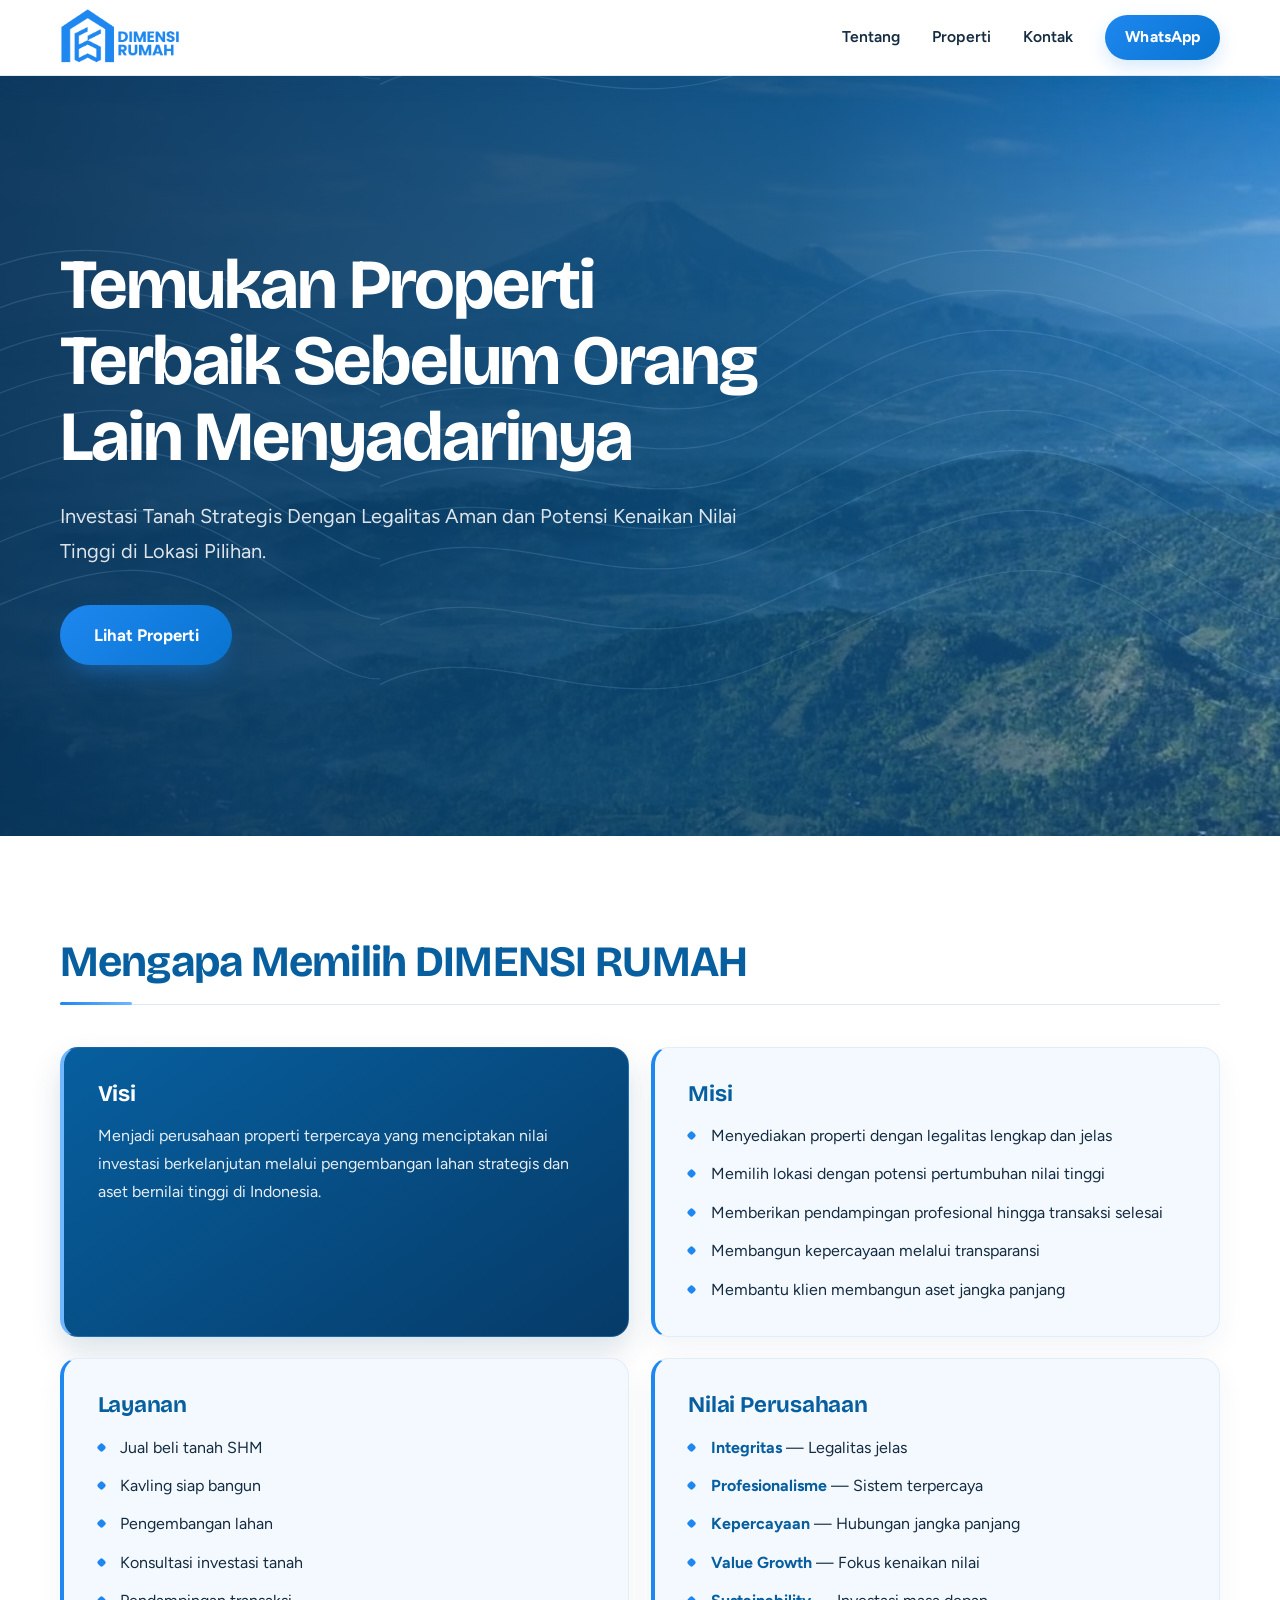
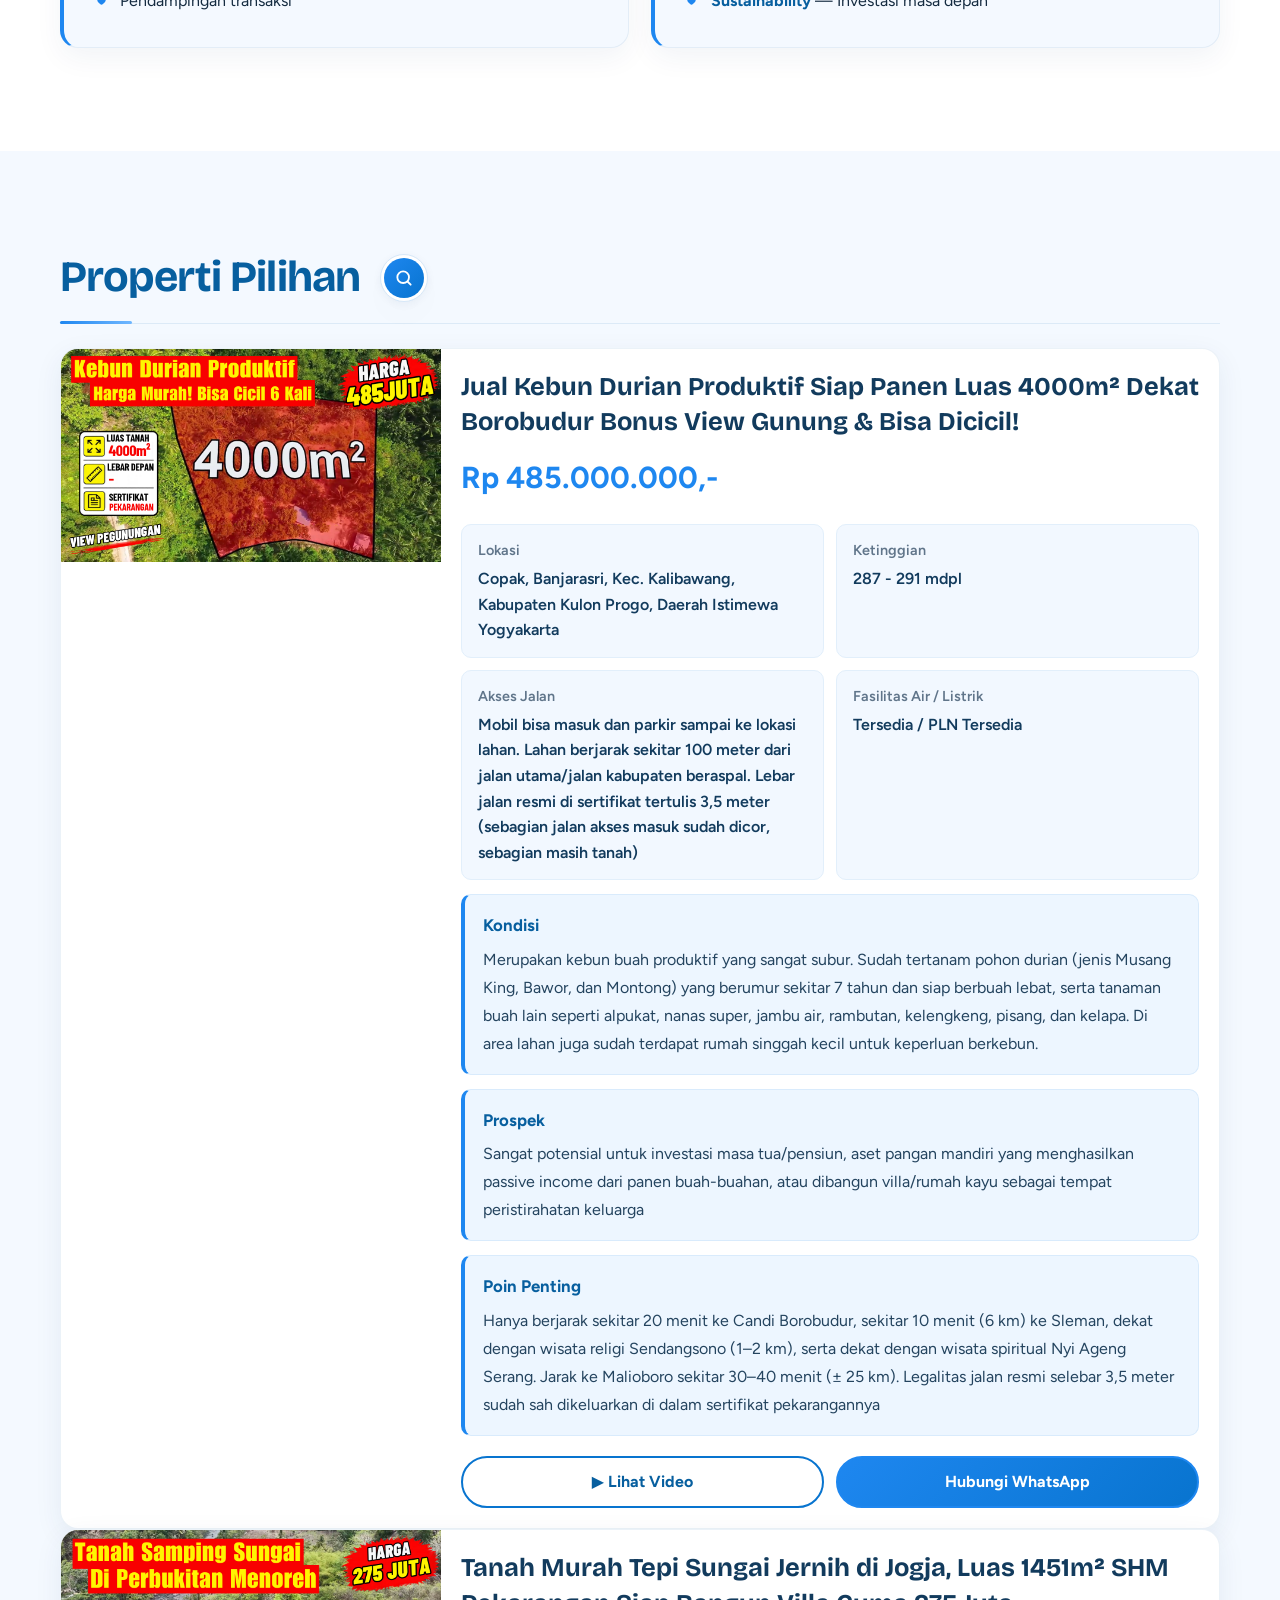
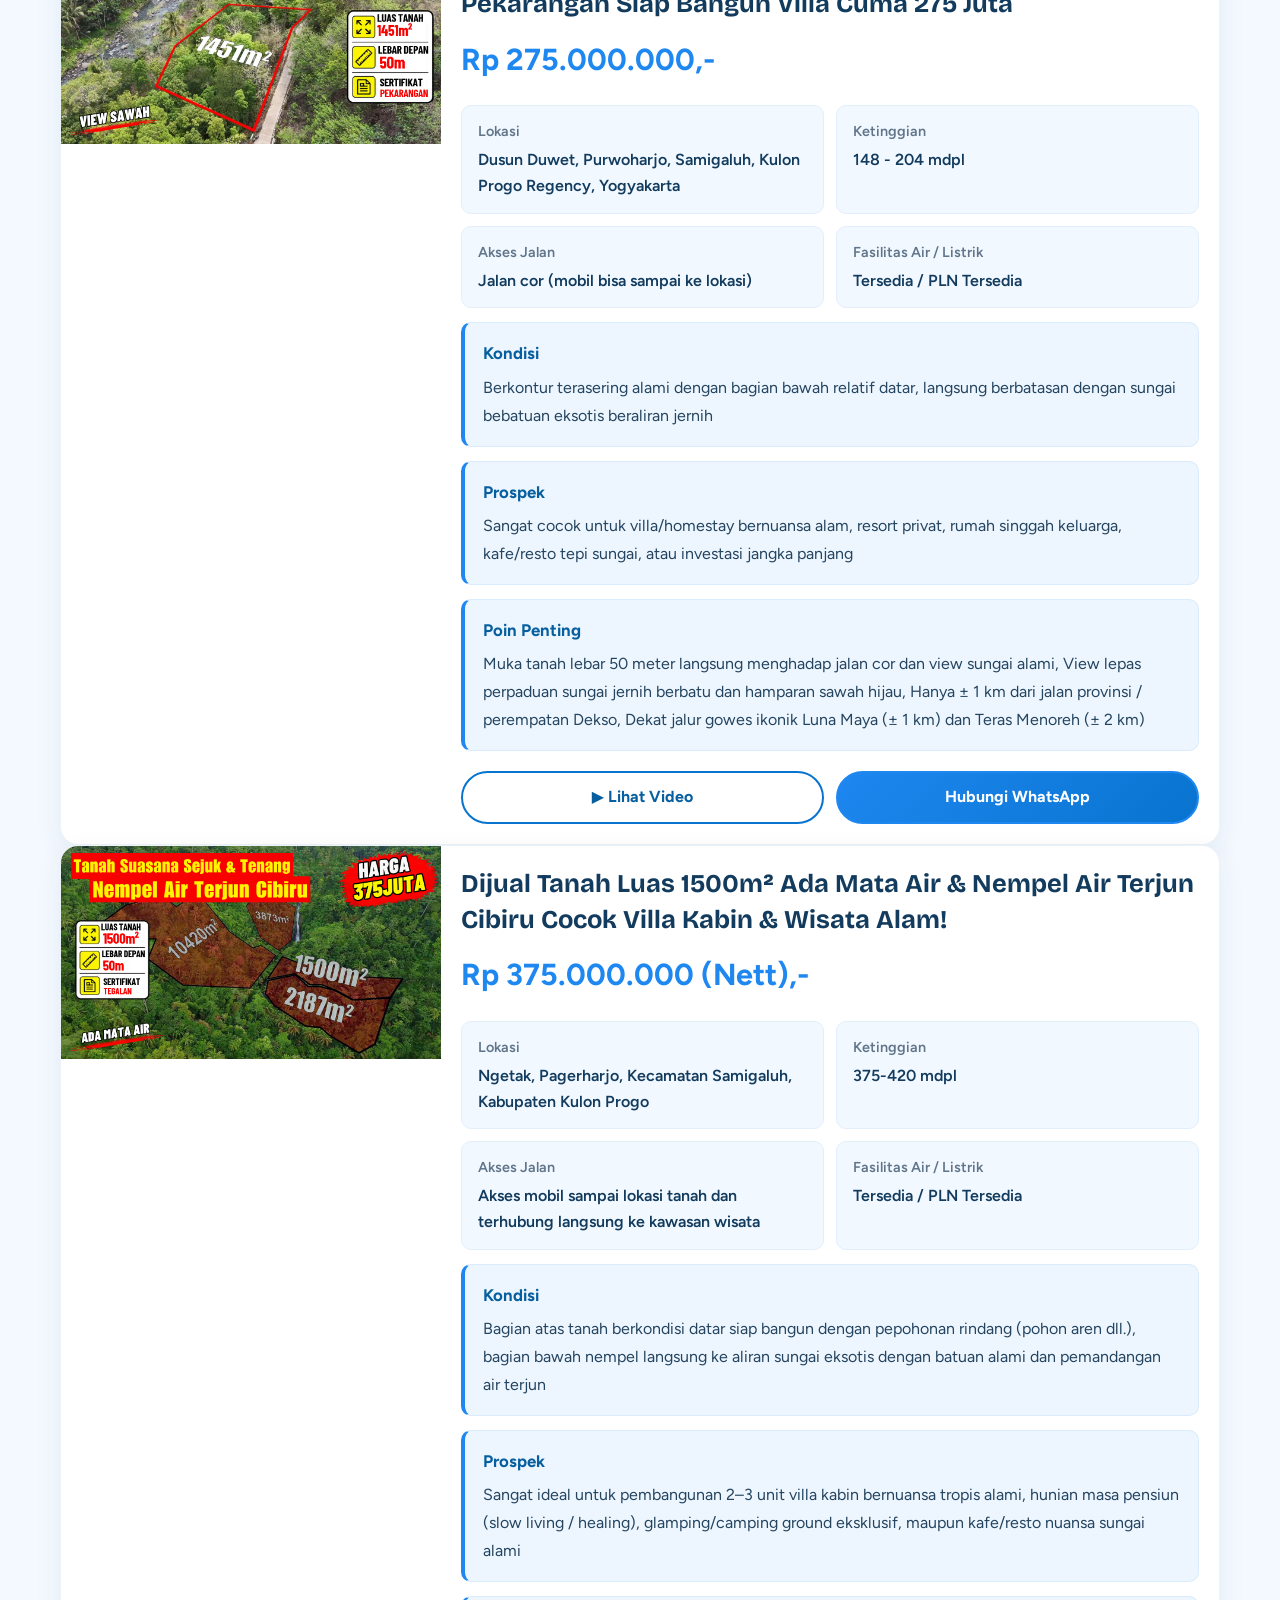
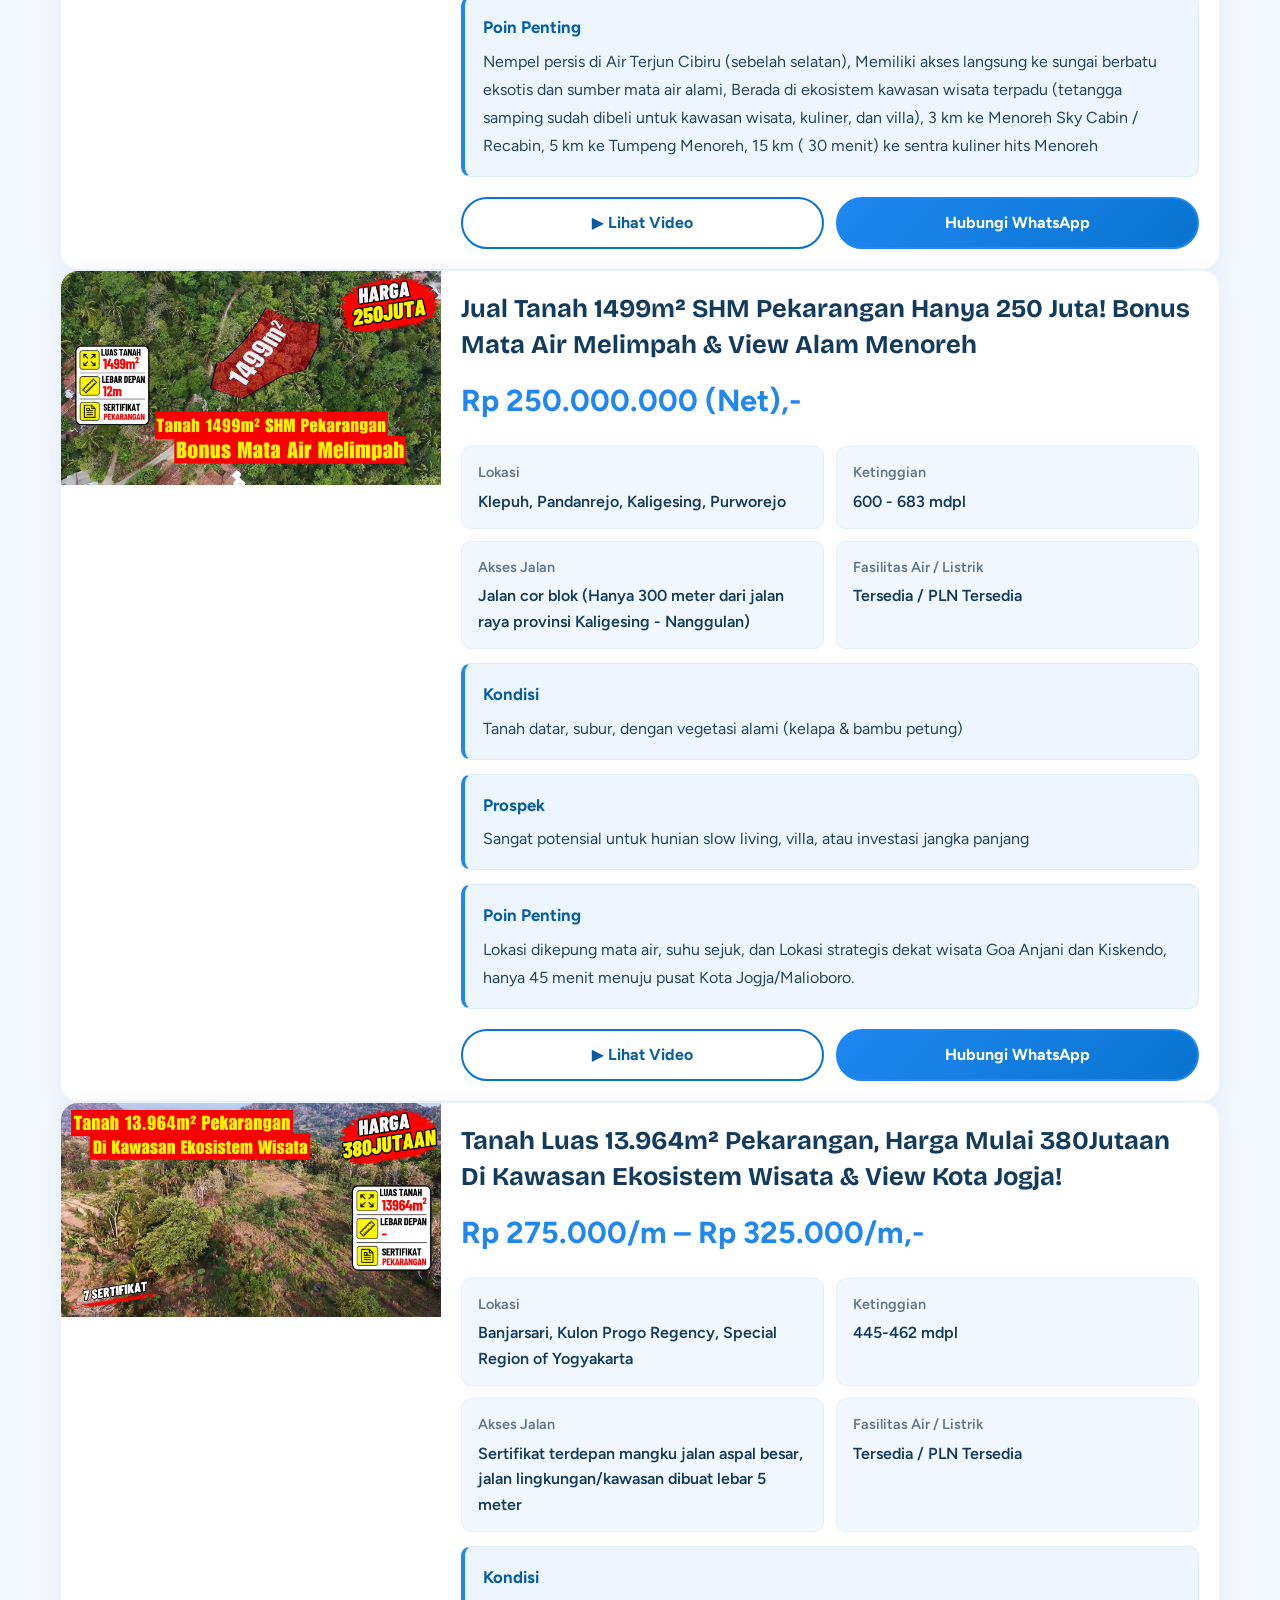
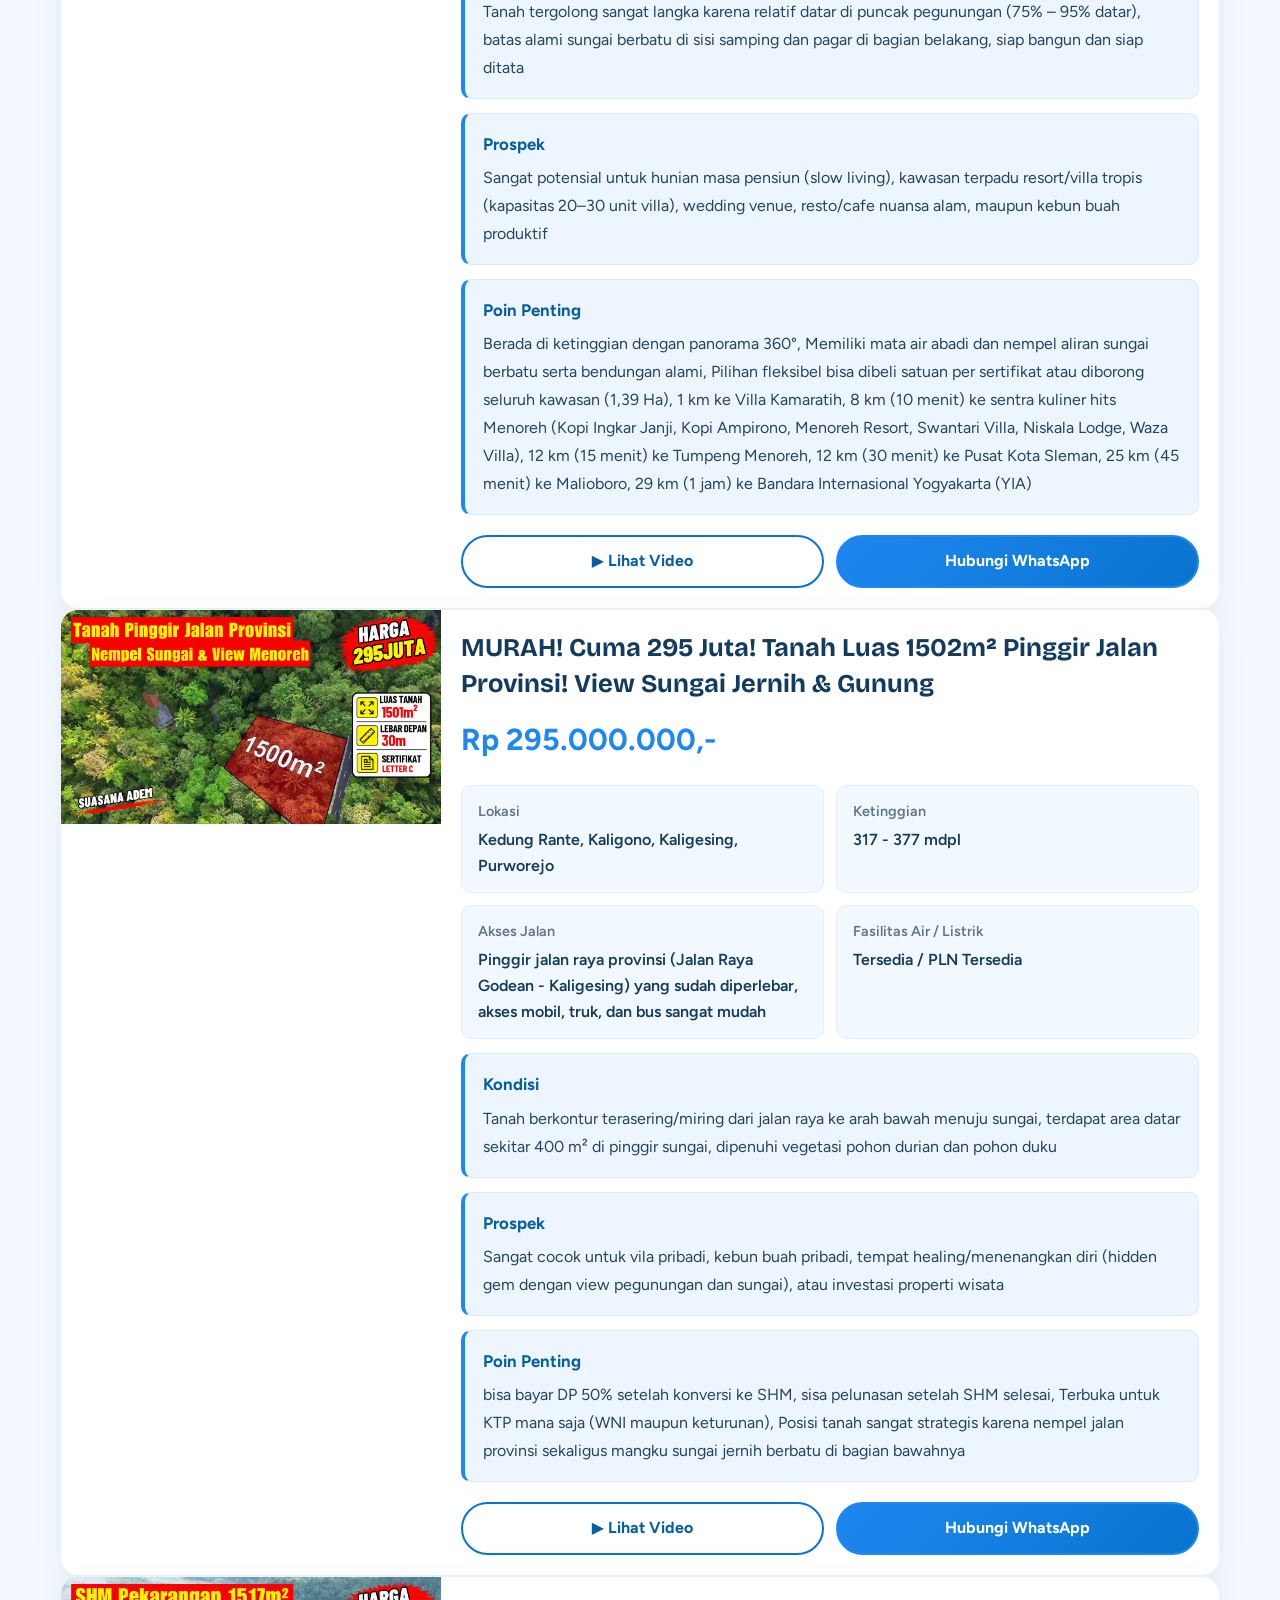
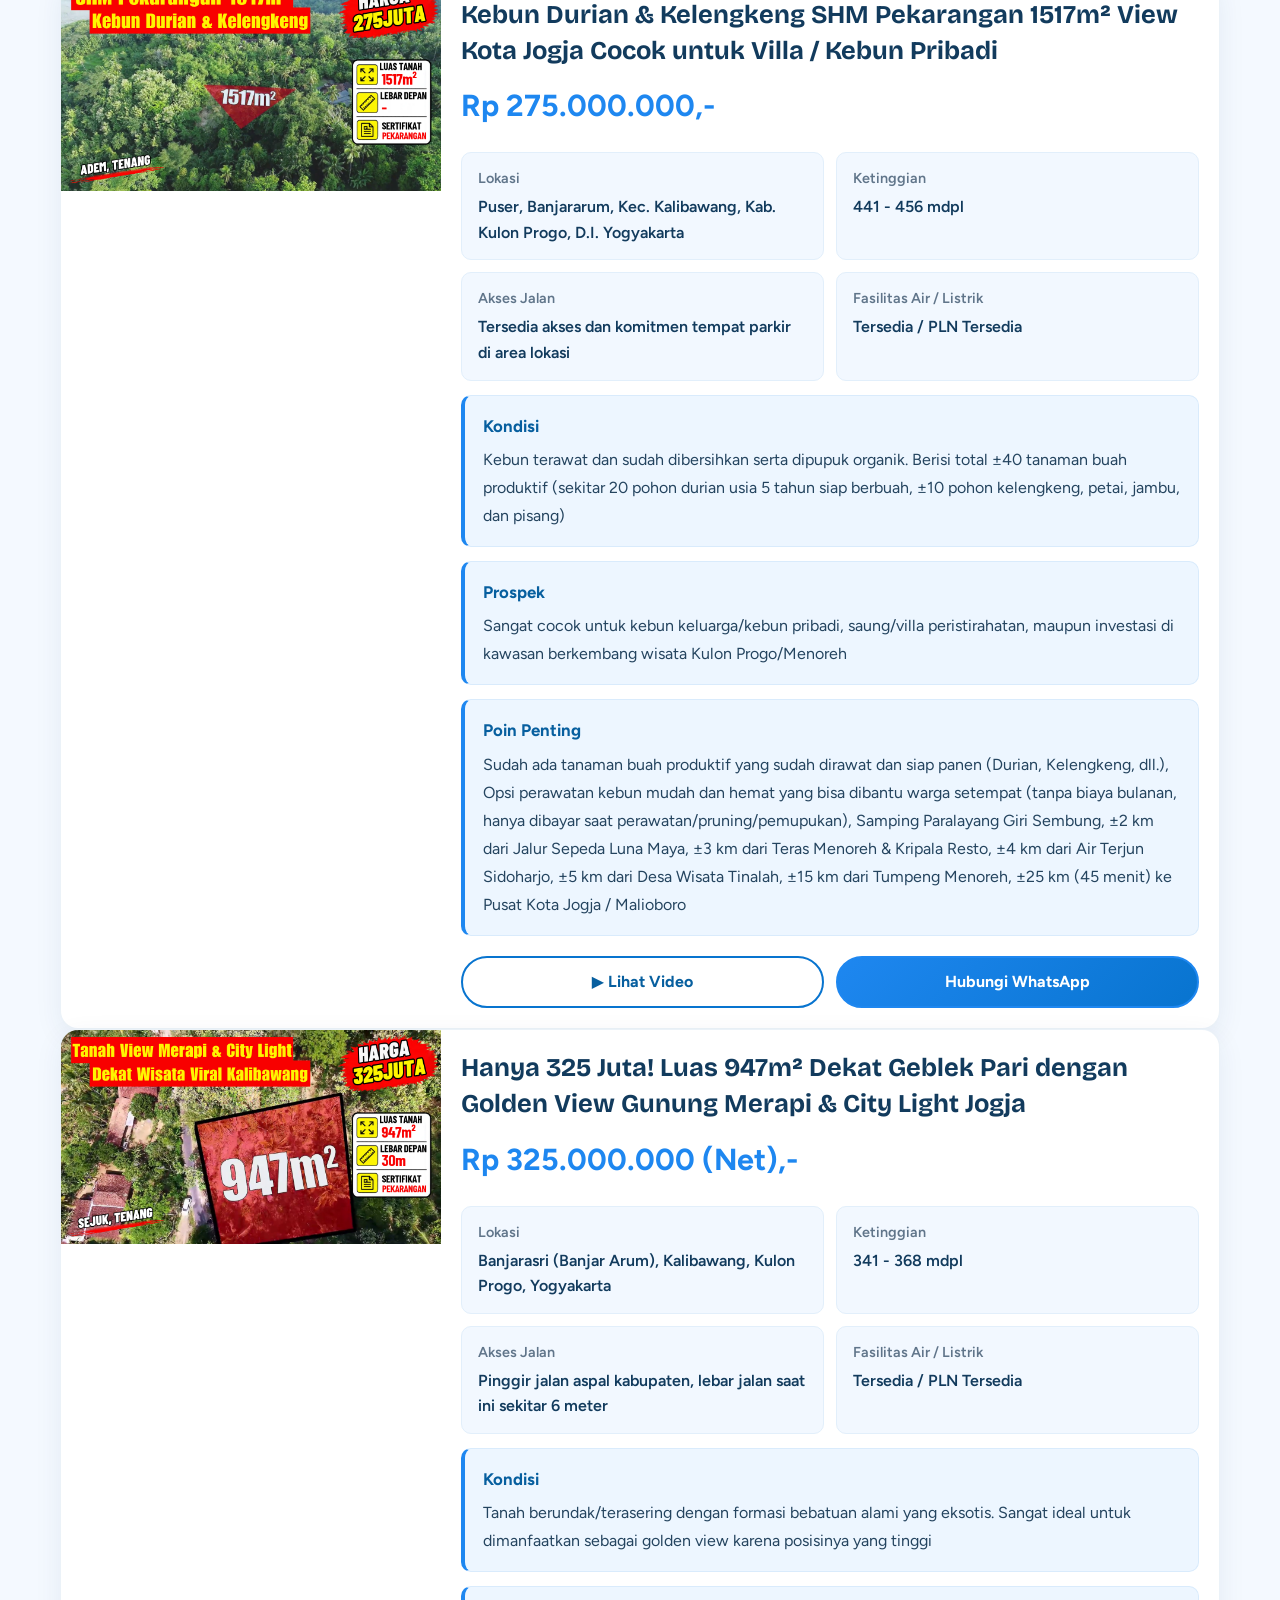
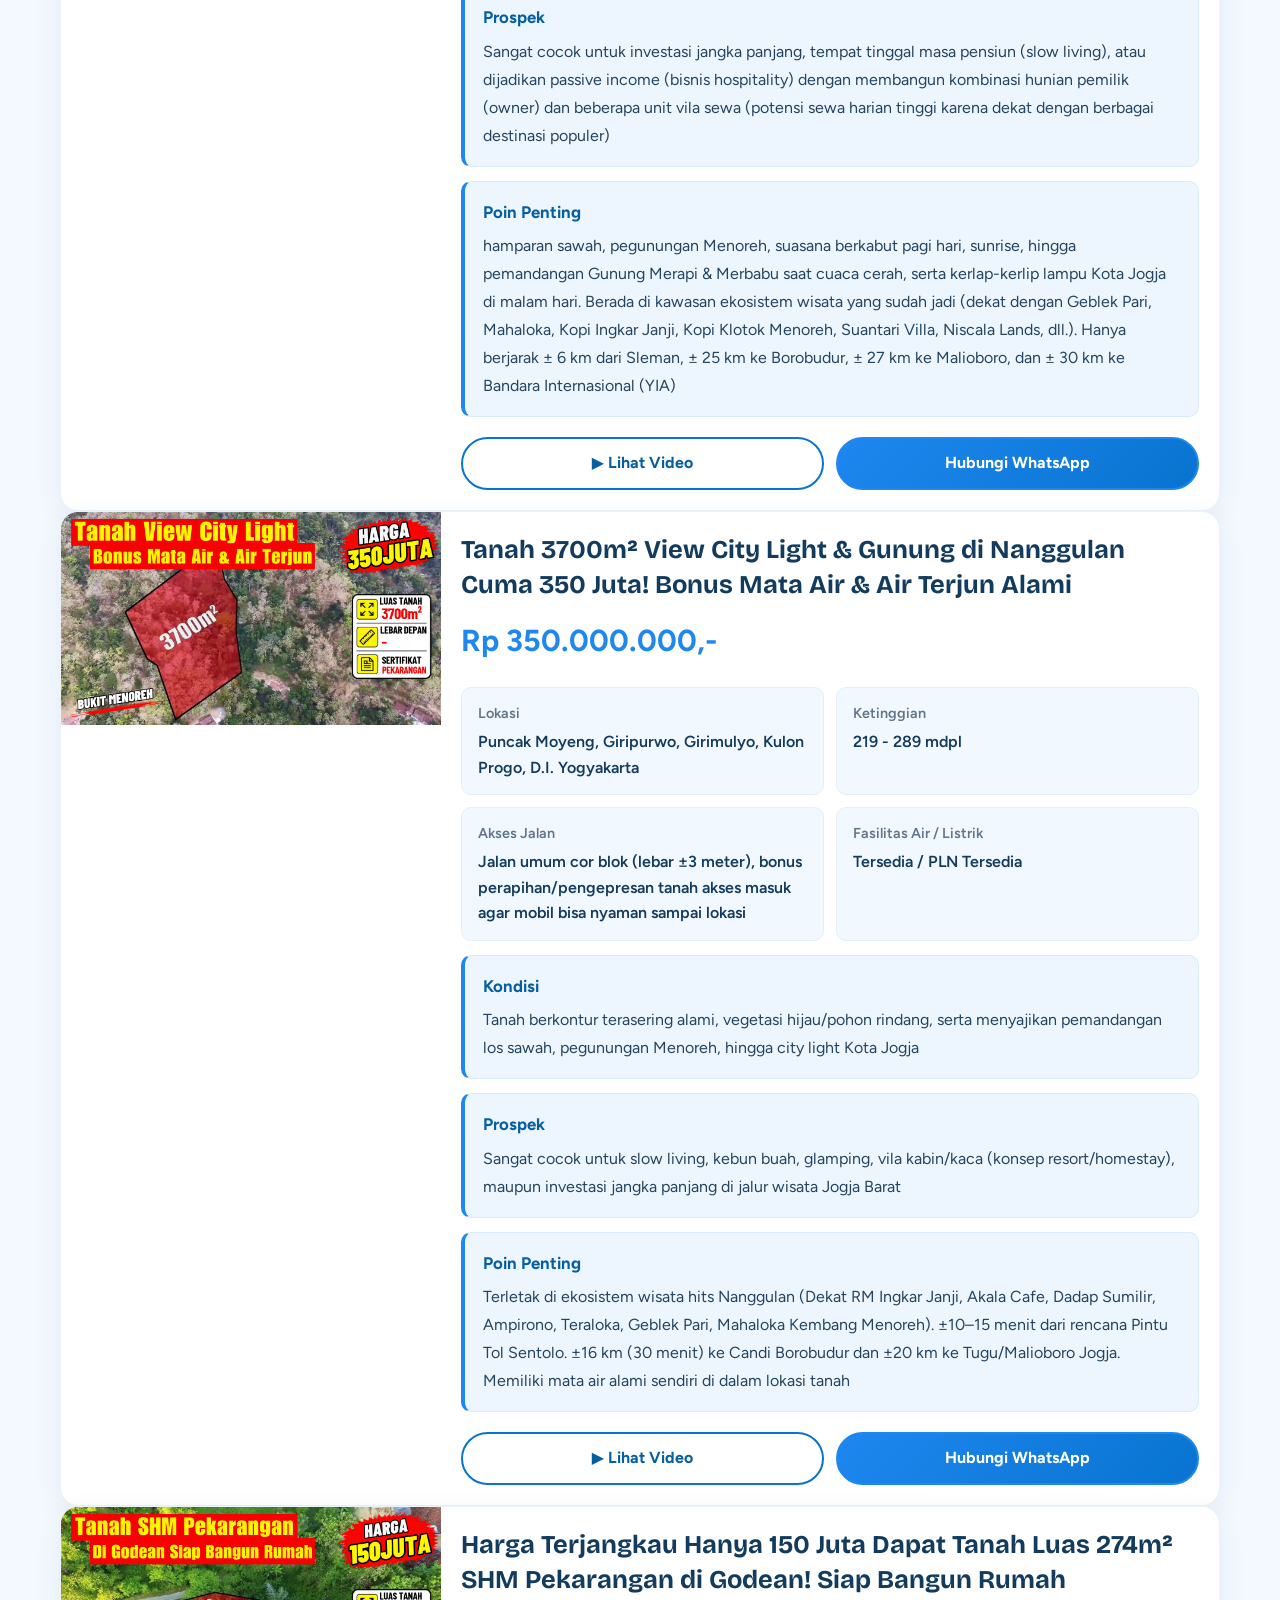
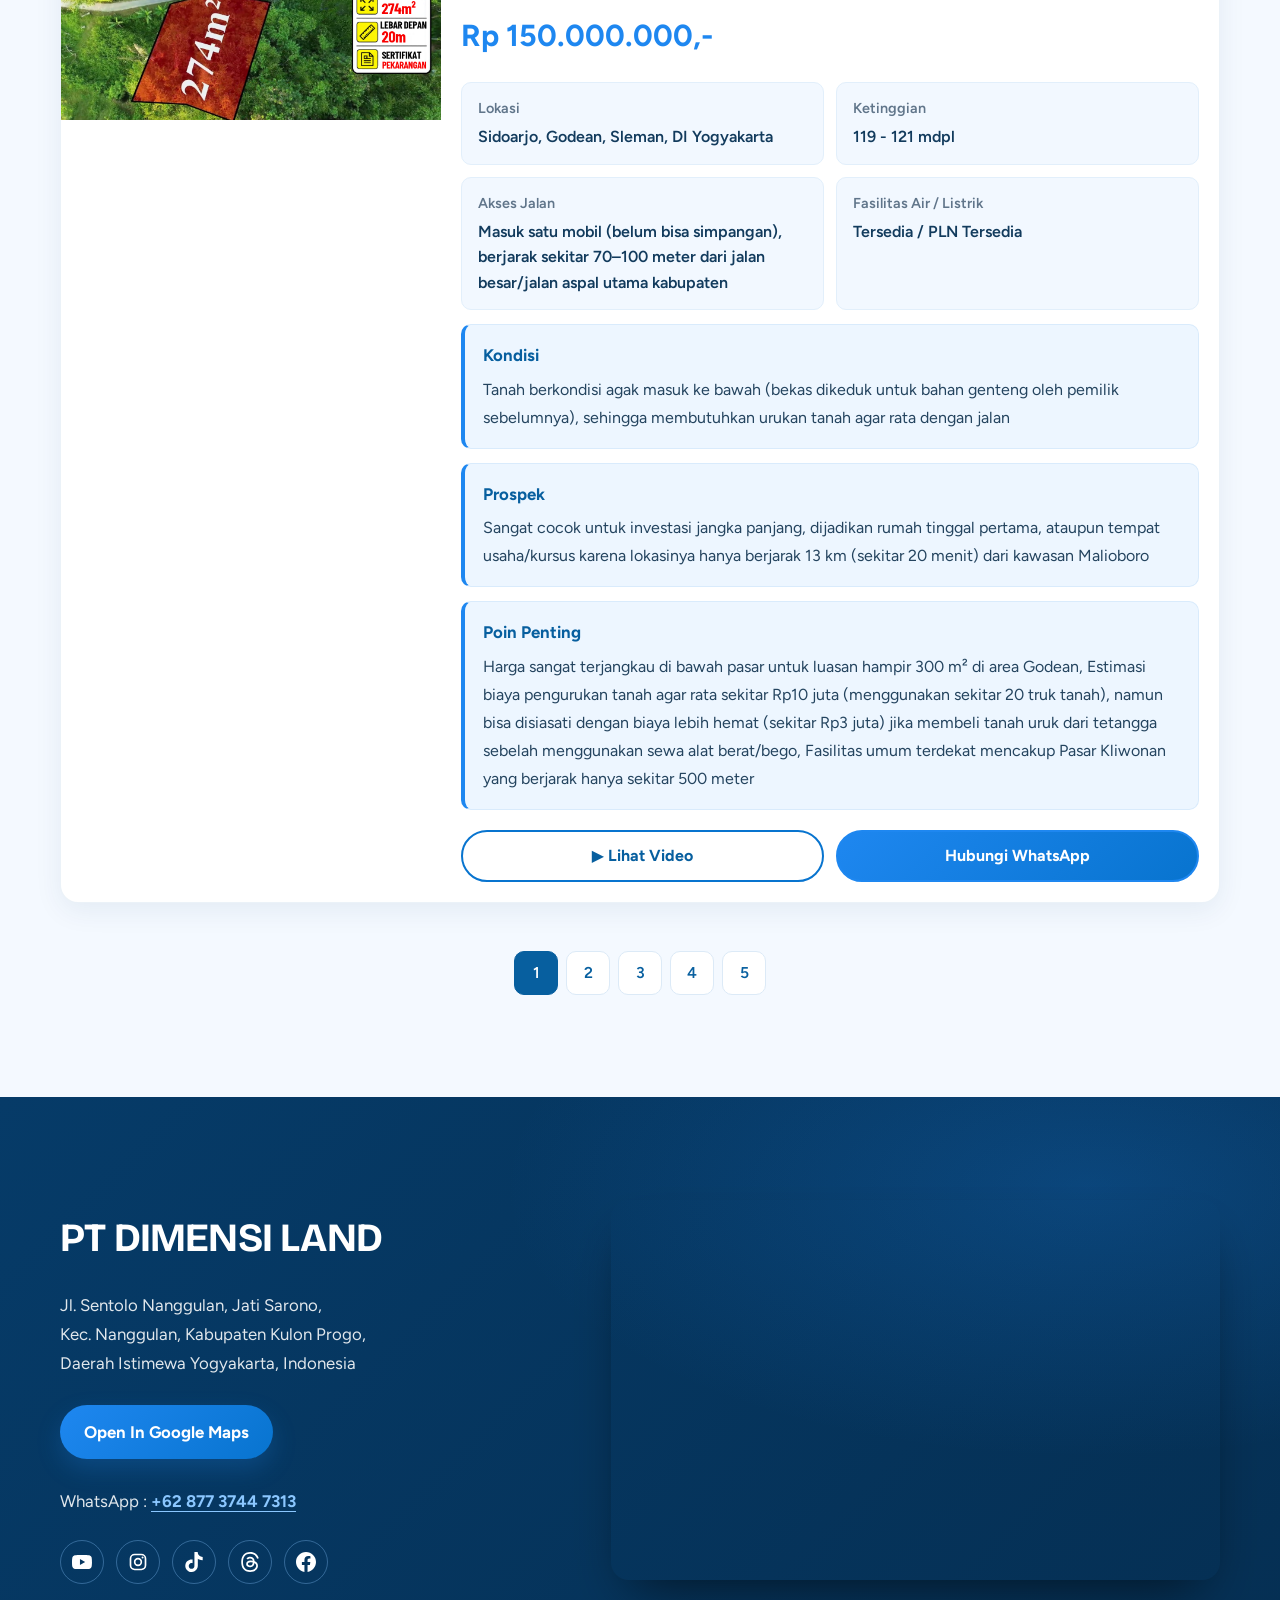
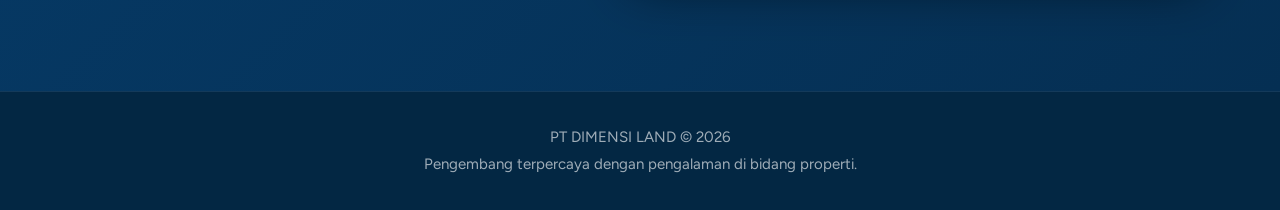
<file: index.html>
<!DOCTYPE html>
<html lang="id">
<head>
    
<meta charset="UTF-8">
<meta name="viewport" content="width=device-width, initial-scale=1.0">

<title>PT DIMENSI LAND | Investasi Tanah Terpercaya</title>

<meta name="description" content="Investasi tanah strategis dengan legalitas aman dan potensi keuntungan tinggi.">
<meta name="theme-color" content="#ffffff">

<link rel="icon" href=" ">

<link rel="preconnect" href="https://fonts.googleapis.com">
<link rel="preconnect" href="https://fonts.gstatic.com" crossorigin>
<link href="https://fonts.googleapis.com/css2?family=Bricolage+Grotesque:opsz,wght@12..96,500;12..96,700&family=Figtree:wght@400;500;600;700&display=swap" rel="stylesheet">

<link rel="stylesheet" href="style.css">

</head>
<body>


<!-- NAVBAR -->
<nav class="navbar">

<div class="container nav-container">

<div class="nav-left">
<img src="LogoDimensiRumah.jpg" class="nav-logo" alt="Logo PT Dimensi Land">
</div>

<div class="nav-menu">
<a href="#about">Tentang</a>
<a href="#property">Properti</a>
<a href="#contact">Kontak</a>

<a href="https://wa.me/6287737447313" class="nav-button">
WhatsApp
</a>

</div>

</div>

</nav>



<!-- HERO -->
<section class="hero">

<div class="container">

<h1>Temukan Properti Terbaik Sebelum Orang Lain Menyadarinya</h1>

<p>
Investasi Tanah Strategis Dengan Legalitas Aman dan Potensi Kenaikan Nilai Tinggi di Lokasi Pilihan.
</p>

<a href="#property" class="hero-button">
Lihat Properti
</a>

</div>

</section>



<!-- ABOUT (SAMA PERSIS) -->
<section id="about">

<div class="container">

<h2 class="section-title">Mengapa Memilih DIMENSI RUMAH</h2>

<div class="about-grid">

<div class="about-box">
<h3>Visi</h3>
<p>
Menjadi perusahaan properti terpercaya yang menciptakan nilai investasi berkelanjutan melalui pengembangan lahan strategis dan aset bernilai tinggi di Indonesia.
</p>
</div>

<div class="about-box">
<h3>Misi</h3>
<ul>
<li>Menyediakan properti dengan legalitas lengkap dan jelas</li>
<li>Memilih lokasi dengan potensi pertumbuhan nilai tinggi</li>
<li>Memberikan pendampingan profesional hingga transaksi selesai</li>
<li>Membangun kepercayaan melalui transparansi</li>
<li>Membantu klien membangun aset jangka panjang</li>
</ul>
</div>

<div class="about-box">
<h3>Layanan</h3>
<ul>
<li>Jual beli tanah SHM</li>
<li>Kavling siap bangun</li>
<li>Pengembangan lahan</li>
<li>Konsultasi investasi tanah</li>
<li>Pendampingan transaksi</li>
</ul>
</div>

<div class="about-box">
<h3>Nilai Perusahaan</h3>
<ul>
<li><strong>Integritas</strong> — Legalitas jelas</li>
<li><strong>Profesionalisme</strong> — Sistem terpercaya</li>
<li><strong>Kepercayaan</strong> — Hubungan jangka panjang</li>
<li><strong>Value Growth</strong> — Fokus kenaikan nilai</li>
<li><strong>Sustainability</strong> — Investasi masa depan</li>
</ul>
</div>

</div>

</div>

</section>

<!-- PROPERTY -->
<section id="property">

<div class="container">

<div class="property-head">

<h2 class="section-title">
Properti Pilihan
</h2>

<div class="property-search">

<label for="property-search" class="search-toggle" aria-hidden="true">
<svg width="20" height="20" viewBox="0 0 24 24" fill="none" stroke="currentColor" stroke-width="2.2" stroke-linecap="round"><circle cx="11" cy="11" r="7"/><path d="M20 20l-3.5-3.5"/></svg>
</label>

<input type="text" id="property-search" placeholder="Cari judul, lokasi, luas, sertifikat..." aria-label="Cari properti" autocomplete="off" inputmode="search">

<button type="button" id="search-clear" aria-label="Hapus pencarian" hidden>✕</button>

</div>

</div>

<p id="search-info" class="search-info" aria-live="polite"></p>

<div id="property-list"></div>

<div id="pagination"></div>

</div>

</section>



<!-- FOOTER -->
<!-- CONTACT -->
<section id="contact" class="contact-section">

<div class="container contact-grid">

<div class="contact-left">

<h3 class="contact-title">PT DIMENSI LAND</h3>

<p class="contact-address">
Jl. Sentolo Nanggulan, Jati Sarono,<br>
Kec. Nanggulan, Kabupaten Kulon Progo,<br>
Daerah Istimewa Yogyakarta, Indonesia
</p>

<a href="https://maps.app.goo.gl/6YxxdPov41vMWiBz8" target="_blank" rel="noopener" class="maps-link">
Open In Google Maps
</a>

<p class="contact-phone">
WhatsApp :
<a href="https://wa.me/6287737447313" target="_blank" rel="noopener">
+62 877 3744 7313
</a>
</p>

<div class="social-links">

<a href="https://www.youtube.com/@DimensiRumah" target="_blank" rel="noopener noreferrer" aria-label="YouTube">
<svg viewBox="0 0 24 24" fill="currentColor" aria-hidden="true"><path d="M23.498 6.186a3.016 3.016 0 0 0-2.122-2.136C19.505 3.545 12 3.545 12 3.545s-7.505 0-9.377.505A3.017 3.017 0 0 0 .502 6.186C0 8.07 0 12 0 12s0 3.93.502 5.814a3.016 3.016 0 0 0 2.122 2.136c1.871.505 9.376.505 9.376.505s7.505 0 9.377-.505a3.015 3.015 0 0 0 2.122-2.136C24 15.93 24 12 24 12s0-3.93-.502-5.814zM9.545 15.568V8.432L15.818 12l-6.273 3.568z"/></svg>
</a>

<a href="https://www.instagram.com/dimensirumah" target="_blank" rel="noopener noreferrer" aria-label="Instagram">
<svg viewBox="0 0 24 24" fill="none" stroke="currentColor" stroke-width="2" aria-hidden="true"><rect x="3" y="3" width="18" height="18" rx="5"/><circle cx="12" cy="12" r="4"/><circle cx="17.5" cy="6.5" r="1.2" fill="currentColor" stroke="none"/></svg>
</a>

<a href="https://www.tiktok.com/@dimensirumah" target="_blank" rel="noopener noreferrer" aria-label="TikTok">
<svg viewBox="0 0 24 24" fill="currentColor" aria-hidden="true"><path d="M12.525.02c1.31-.02 2.61-.01 3.91-.02.08 1.53.63 3.09 1.75 4.17 1.12 1.11 2.7 1.62 4.24 1.79v4.03c-1.44-.05-2.89-.35-4.2-.97-.57-.26-1.1-.59-1.62-.93-.01 2.92.01 5.84-.02 8.75-.08 1.4-.54 2.79-1.35 3.94-1.31 1.92-3.58 3.17-5.91 3.21-1.43.08-2.86-.31-4.08-1.03-2.02-1.19-3.44-3.37-3.65-5.71-.02-.5-.03-1-.01-1.49.18-1.9 1.12-3.72 2.58-4.96 1.66-1.44 3.98-2.13 6.15-1.72.02 1.48-.04 2.96-.04 4.44-.99-.32-2.15-.23-3.02.37-.63.41-1.11 1.04-1.36 1.75-.21.51-.15 1.07-.14 1.61.24 1.64 1.82 3.02 3.5 2.87 1.12-.01 2.19-.66 2.77-1.61.19-.33.4-.67.41-1.06.1-1.79.06-3.57.07-5.36.01-4.03-.01-8.05.02-12.07z"/></svg>
</a>

<a href="https://www.threads.com/@dimensirumah" target="_blank" rel="noopener noreferrer" aria-label="Threads">
<svg viewBox="0 0 24 24" fill="currentColor" aria-hidden="true"><path d="M12.186 24h-.007c-3.581-.024-6.334-1.205-8.184-3.509C2.35 18.44 1.5 15.586 1.472 12.01v-.017c.03-3.579.879-6.43 2.525-8.482C5.845 1.205 8.6.024 12.18 0h.014c2.746.02 5.043.725 6.826 2.098 1.677 1.29 2.858 3.13 3.509 5.467l-2.04.569c-1.104-3.96-3.898-5.984-8.304-6.015-2.91.022-5.11.936-6.54 2.717C4.307 6.504 3.616 8.914 3.589 12c.027 3.086.718 5.496 2.057 7.164 1.43 1.783 3.631 2.698 6.54 2.717 2.623-.02 4.358-.631 5.8-2.045 1.647-1.613 1.618-3.593 1.09-4.798-.31-.71-.873-1.3-1.634-1.75-.192 1.352-.622 2.446-1.284 3.272-.886 1.102-2.14 1.704-3.73 1.79-1.202.065-2.361-.218-3.259-.801-1.063-.689-1.685-1.74-1.752-2.964-.065-1.19.408-2.285 1.33-3.082.88-.76 2.119-1.207 3.583-1.291a13.853 13.853 0 0 1 3.02.142c-.126-.742-.375-1.332-.75-1.757-.513-.586-1.308-.883-2.359-.89h-.029c-.844 0-1.992.232-2.721 1.32L7.734 7.847c.98-1.454 2.568-2.256 4.478-2.256h.044c3.194.02 5.097 1.975 5.287 5.388.108.046.216.094.321.142 1.49.7 2.58 1.761 3.154 3.07.797 1.82.871 4.79-1.548 7.158-1.85 1.81-4.094 2.628-7.277 2.65Zm1.003-11.69c-.242 0-.487.007-.739.021-1.836.103-2.98.946-2.916 2.143.067 1.256 1.452 1.839 2.784 1.767 1.224-.065 2.818-.543 3.086-3.71a10.5 10.5 0 0 0-2.215-.221z"/></svg>
</a>

<a href="https://www.facebook.com/dimensirumah" target="_blank" rel="noopener noreferrer" aria-label="Facebook">
<svg viewBox="0 0 24 24" fill="currentColor" aria-hidden="true"><path d="M24 12.073c0-6.627-5.373-12-12-12s-12 5.373-12 12c0 5.99 4.388 10.954 10.125 11.854v-8.385H7.078v-3.47h3.047V9.43c0-3.007 1.792-4.669 4.533-4.669 1.312 0 2.686.235 2.686.235v2.953H15.83c-1.491 0-1.956.925-1.956 1.874v2.25h3.328l-.532 3.47h-2.796v8.385C19.612 23.027 24 18.062 24 12.073z"/></svg>
</a>

</div>

</div>


<div class="contact-right">

<iframe
src="https://www.google.com/maps?q=PT+Dimensi+Land&output=embed"
loading="lazy"
title="Lokasi PT Dimensi Land di Google Maps">
</iframe>

</div>

</div>

</section>


<!-- FOOTER -->
<footer class="footer">

<div class="container">

PT DIMENSI LAND © 2026  
<br>
Pengembang terpercaya dengan pengalaman di bidang properti.

</div>

</footer>


<script src="script.js"></script>

</body>
</html>
</file>
<file: style.css>
/* ==========================================================
   PT DIMENSI LAND — style.css
   Arah desain: peta kontur / survei lahan. Biru #2f7fd1, navy, navbar putih.
   Foto yang dibutuhkan: images/hero.jpg (lihat daftar foto)
   ========================================================== */

:root {
  --navy: #075f9f;
  --navy-deep: #063b68;
  --navy-soft: #0877bd;
  --blue: #1e87f0;
  --blue-light: #70b7ff;
  --blue-dark: #086fc9;
  --paper: #f4f9ff;
  --white: #ffffff;
  --ink: #142b40;
  --muted: #60758a;
  --line: #dceaf7;

  --font-head: "Bricolage Grotesque", "Segoe UI", system-ui, sans-serif;
  --font-body: "Figtree", "Segoe UI", system-ui, sans-serif;

  --r-sm: 8px;
  --r-md: 18px;
  --shadow-card: 0 2px 8px rgba(6, 59, 104, .05), 0 16px 38px -18px rgba(6, 59, 104, .22);
  --nav-h: 76px;
}

*, *::before, *::after { box-sizing: border-box; }

html { scroll-behavior: smooth; scroll-padding-top: calc(var(--nav-h) + 12px); }

body {
  margin: 0;
  font-family: var(--font-body);
  font-size: 1.0625rem;
  line-height: 1.65;
  color: var(--ink);
  background: var(--paper);
  -webkit-font-smoothing: antialiased;
}

img { max-width: 100%; display: block; }
a { color: inherit; }

:focus-visible {
  outline: 3px solid var(--blue-light);
  outline-offset: 3px;
  border-radius: 4px;
}

.container {
  width: min(1160px, 100% - 3rem);
  margin-inline: auto;
}

/* ---------- NAVBAR ---------- */
.navbar {
  position: sticky;
  top: 0;
  z-index: 100;
  height: var(--nav-h);
  display: flex;
  align-items: center;
  background: rgba(255, 255, 255, .94);
  backdrop-filter: blur(14px);
  -webkit-backdrop-filter: blur(14px);
  border-bottom: 1px solid var(--line);
  box-shadow: 0 4px 20px -12px rgba(11, 37, 69, .25);
}

.nav-container {
  display: flex;
  align-items: center;
  justify-content: space-between;
  gap: 1.5rem;
}

.nav-left {
  flex: 0 0 auto;      /* wadah logo tidak boleh menyusut */
}

.nav-logo {
  height: 70px;
  width: auto;         /* lebar mengikuti rasio asli */
  max-width: none;     /* hapus batas yang memicu penyusutan */
  flex: 0 0 auto;
  display: block;
  aspect-ratio: 2576 / 1513;   /* rasio asli logo, menjaga bentuk sebelum gambar termuat */
}


.nav-menu {
  display: flex;
  align-items: center;
  gap: 2rem;
}

.nav-menu a {
  color: var(--ink);
  text-decoration: none;
  font-weight: 500;
  font-size: .98rem;
  position: relative;
  padding: .25rem 0;
  transition: color .2s;
}

.nav-menu a:not(.nav-button)::after {
  content: "";
  position: absolute;
  left: 0; right: 0; bottom: -2px;
  height: 2px;
  background: var(--blue);
  transform: scaleX(0);
  transform-origin: left;
  transition: transform .25s ease;
}

.nav-menu a:not(.nav-button):hover { color: var(--blue-dark); }
.nav-menu a:not(.nav-button):hover::after { transform: scaleX(1); }

.nav-menu .nav-button,
.nav-button {
  background: var(--blue);
  color: var(--white);
  font-weight: 700;
  padding: .6rem 1.25rem;
  border-radius: 999px;
  transition: background .2s, transform .2s;
}

.nav-menu .nav-button:hover { background: var(--blue-dark); color: var(--white); transform: translateY(-1px); }

/* ---------- HERO ---------- */
.hero {
  position: relative;
  isolation: isolate;
  min-height: min(88vh, 760px);
  display: flex;
  align-items: center;
  color: var(--white);
  background-color: var(--navy-deep);
  background-image:
    linear-gradient(100deg, rgba(11, 37, 69, .94) 0%, rgba(11, 37, 69, .78) 65%, rgba(11, 37, 69, .35) 100%),
    url("hero.jpg");
  background-size: cover;
  background-position: center;
  overflow: hidden;
}

/* garis kontur topografi */
.hero::before {
  content: "";
  position: absolute;
  inset: 0;
  z-index: -1;
  opacity: .18;
  background-image: url("data:image/svg+xml,%3Csvg xmlns='http://www.w3.org/2000/svg' width='900' height='600' viewBox='0 0 900 600' fill='none' stroke='%2390c2f2' stroke-width='1.2'%3E%3Cpath d='M-20 420C120 340 230 460 380 390S620 250 760 330 900 420 940 380'/%3E%3Cpath d='M-20 380C120 300 240 420 380 350S610 210 760 290 900 380 940 340'/%3E%3Cpath d='M-20 340C130 260 250 380 380 310S600 170 760 250 900 340 940 300'/%3E%3Cpath d='M-20 300C130 220 260 340 380 270S590 130 760 210 900 300 940 260'/%3E%3Cpath d='M-20 260C140 180 270 300 380 230S580 90 760 170 900 260 940 220'/%3E%3Cpath d='M-20 220C140 140 280 260 380 190S570 50 760 130 900 220 940 180'/%3E%3Cpath d='M-20 480C110 400 220 520 380 450S630 310 760 390 900 480 940 440'/%3E%3Cpath d='M-20 540C100 460 210 580 380 510S640 370 760 450 900 540 940 500'/%3E%3C/svg%3E");
  background-size: 900px 600px;
  background-position: right center;
}

.hero .container { padding-block: 5rem; }

.hero h1 {
  font-family: var(--font-head);
  font-weight: 700;
  font-size: clamp(2.3rem, 5.6vw, 4.4rem);
  line-height: 1.05;
  letter-spacing: -.025em;
  max-width: 16ch;
  margin: 0 0 1.5rem;
  text-wrap: balance;
}

.hero p {
  max-width: 52ch;
  font-size: clamp(1.05rem, 1.6vw, 1.25rem);
  color: rgba(255, 255, 255, .86);
  margin: 0 0 2.25rem;
}

.hero-button {
  display: inline-block;
  background: var(--blue);
  color: var(--white);
  font-weight: 700;
  text-decoration: none;
  padding: 1rem 2.1rem;
  border-radius: 999px;
  box-shadow: 0 10px 30px -10px rgba(47, 127, 209, .7);
  transition: background .2s, transform .2s, box-shadow .2s;
}

.hero-button:hover {
  background: var(--blue-dark);
  transform: translateY(-2px);
  box-shadow: 0 16px 36px -10px rgba(47, 127, 209, .85);
}

/* satu momen animasi: hero muncul saat halaman dibuka */
@media (prefers-reduced-motion: no-preference) {
  .hero h1, .hero p, .hero-button {
    animation: rise .8s cubic-bezier(.2, .7, .2, 1) both;
  }
  .hero p { animation-delay: .12s; }
  .hero-button { animation-delay: .24s; }
  @keyframes rise {
    from { opacity: 0; transform: translateY(22px); }
    to { opacity: 1; transform: none; }
  }
}

/* ---------- SECTION UMUM ---------- */
section { padding-block: clamp(4rem, 8vw, 6.5rem); }
.hero { padding-block: 0; }

.section-title {
  font-family: var(--font-head);
  font-weight: 700;
  font-size: clamp(1.8rem, 3.6vw, 2.7rem);
  line-height: 1.15;
  letter-spacing: -.02em;
  color: var(--navy);
  margin: 0 0 3rem;
  padding-bottom: 1rem;
  border-bottom: 1px solid var(--line);
  position: relative;
  text-wrap: balance;
}

.section-title::after {
  content: "";
  position: absolute;
  left: 0; bottom: -1px;
  width: 72px; height: 3px;
  background: var(--blue);
}

/* ---------- ABOUT ---------- */
#about { background: var(--white); }

.about-grid {
  display: grid;
  grid-template-columns: repeat(2, 1fr);
  gap: 1.5rem;
}

.about-box {
  background: var(--paper);
  border-radius: var(--r-md);
  padding: 2rem 2.1rem;
  border-left: 4px solid var(--navy);
}

.about-box:nth-child(1) { background: var(--navy); color: rgba(255, 255, 255, .9); border-left-color: var(--blue); }
.about-box:nth-child(1) h3 { color: var(--white); }

.about-box h3 {
  font-family: var(--font-head);
  font-size: 1.35rem;
  letter-spacing: -.01em;
  color: var(--navy);
  margin: 0 0 .9rem;
}

.about-box p { margin: 0; max-width: 60ch; }

.about-box ul {
  margin: 0;
  padding: 0;
  list-style: none;
  display: grid;
  gap: .65rem;
}

.about-box li {
  position: relative;
  padding-left: 1.4rem;
}

.about-box li::before {
  content: "";
  position: absolute;
  left: 0; top: .62em;
  width: 7px; height: 7px;
  background: var(--blue);
  transform: rotate(45deg);
}

.about-box strong { color: var(--navy); font-weight: 700; }

/* ---------- PROPERTY ---------- */
#property { background: var(--paper); }

/* ---- header: judul + search di sampingnya ---- */
.property-head {
  position: relative;
  display: flex;
  align-items: center;
  flex-wrap: wrap;
  gap: 1rem 1.25rem;
  padding-bottom: 1.25rem;
  margin-bottom: 1.5rem;
  border-bottom: 1px solid var(--line);
}

.property-head::after {
  content: "";
  position: absolute;
  left: 0; bottom: -1px;
  width: 72px; height: 3px;
  background: var(--blue);
}

.property-head .section-title {
  margin: 0;
  padding: 0;
  border: 0;
}

.property-head .section-title::after { display: none; }

/* ---- search: ikon bulat yang melebar ke kanan ---- */
.property-search {
  position: relative;
  display: flex;
  align-items: center;
  height: 48px;
  padding: 3px;
  background: var(--white);
  border: 1px solid var(--line);
  border-radius: 999px;
  box-shadow: var(--shadow-card);
  transition: border-color .25s, box-shadow .25s;
}

.search-toggle {
  flex: 0 0 40px;
  width: 40px;
  height: 40px;
  display: grid;
  place-items: center;
  color: var(--white);
  background: var(--blue);
  border-radius: 50%;
  cursor: pointer;
  transition: background .2s;
}

.search-toggle svg { width: 20px; height: 20px; }

.property-search input {
  width: 0;
  height: 100%;
  padding: 0;
  opacity: 0;
  font: 500 1rem var(--font-body);
  color: var(--ink);
  background: transparent;
  border: 0;
  outline: none;
  transition: width .35s cubic-bezier(.2, .7, .2, 1), padding .35s, opacity .2s;
}

.property-search input::placeholder { color: var(--muted); }

/* terbuka: saat disorot, difokus, atau sudah ada teks */
.property-search:hover,
.property-search:focus-within,
.property-search:has(input:not(:placeholder-shown)) {
  border-color: var(--blue);
  box-shadow: 0 0 0 3px rgba(47, 127, 209, .2), var(--shadow-card);
}

.property-search:hover .search-toggle,
.property-search:focus-within .search-toggle { background: var(--blue-dark); }

.property-search:hover input,
.property-search:focus-within input,
.property-search input:not(:placeholder-shown) {
  width: min(300px, calc(100vw - 8rem));
  padding: 0 2.4rem 0 .9rem;
  opacity: 1;
}

/* tombol hapus */
#search-clear {
  position: absolute;
  right: .5rem;
  top: 50%;
  transform: translateY(-50%);
  width: 30px;
  height: 30px;
  display: inline-flex;
  align-items: center;
  justify-content: center;
  font-size: .85rem;
  color: var(--muted);
  background: var(--paper);
  border: 0;
  border-radius: 50%;
  cursor: pointer;
}

#search-clear[hidden] { display: none; }
#search-clear:hover { background: var(--line); color: var(--ink); }

.no-result button {
  display: inline-flex;
  align-items: center;
  gap: .55rem;
  font: 700 .95rem var(--font-body);
  color: var(--blue-dark);
  background: var(--white);
  border: 2px solid var(--blue);
  padding: .7rem 1.4rem;
  border-radius: 999px;
  cursor: pointer;
  transition: background .2s, color .2s, transform .2s, box-shadow .2s;
}

/* ikon panah melingkar, warnanya mengikuti teks tombol */
.no-result button::before {
  content: "";
  width: 18px;
  height: 18px;
  background: currentColor;
  -webkit-mask: url("data:image/svg+xml,%3Csvg xmlns='http://www.w3.org/2000/svg' viewBox='0 0 24 24' fill='none' stroke='black' stroke-width='2.2' stroke-linecap='round' stroke-linejoin='round'%3E%3Cpath d='M3 12a9 9 0 1 0 9-9 9.75 9.75 0 0 0-6.74 2.74L3 8'/%3E%3Cpath d='M3 3v5h5'/%3E%3C/svg%3E") center / contain no-repeat;
          mask: url("data:image/svg+xml,%3Csvg xmlns='http://www.w3.org/2000/svg' viewBox='0 0 24 24' fill='none' stroke='black' stroke-width='2.2' stroke-linecap='round' stroke-linejoin='round'%3E%3Cpath d='M3 12a9 9 0 1 0 9-9 9.75 9.75 0 0 0-6.74 2.74L3 8'/%3E%3Cpath d='M3 3v5h5'/%3E%3C/svg%3E") center / contain no-repeat;
  transition: transform .4s ease;
}

.no-result button:hover {
  color: var(--white);
  background: var(--blue);
  transform: translateY(-2px);
  box-shadow: 0 10px 24px -10px rgba(47, 127, 209, .7);
}

.no-result button:hover::before { transform: rotate(-180deg); }

.property-card {
  background: white;
  border-radius: 14px;
  overflow: hidden;
  box-shadow: 0 8px 25px rgba(0,0,0,.08);
  display: grid;
  grid-template-columns: 380px minmax(0, 1fr);
  opacity: 0;
  translate: 0 20px;
  transition: opacity .5s ease, translate .5s ease, transform .25s ease, box-shadow .25s ease;
}

.property-card.show { opacity: 1; translate: 0 0; }

.property-card:hover {
  transform: translateY(-5px);
  box-shadow: 0 2px 4px rgba(11, 37, 69, .08), 0 22px 44px -14px rgba(11, 37, 69, .3);
}

.thumbnail-wrapper {
  aspect-ratio: 16 / 9;
  background: var(--line);
  overflow: hidden;
}

.thumbnail-wrapper img {
  width: 100%;
  height: 100%;
  object-fit: cover;
  display: block;
}
/* CONTENT */

.property-content{
padding:20px;
}

.property-content h3{
margin-top:0;
font-size:20px;
}

.price{
font-size:26px;
font-weight:bold;
color:var(--blue);
margin:10px 0;
}



/* DETAIL */

.detail-grid{
display:grid;
grid-template-columns:repeat(2,1fr);
gap:10px;
}

.detail-item{
background:#f8fafc;
padding:10px;
border-radius:6px;
font-size:13px;
}

.detail-item span{
display:block;
font-size:12px;
color:var(--muted);
}



/* BOX */

.prospek-box{
background:#eaf5ff;
padding:12px;
border-radius:8px;
margin-top:10px;
}

.point-box{
background:#f0f7ff;
padding:12px;
border-radius:8px;
margin-top:10px;
}

.btn-row {
  display: flex;
  gap: .6rem;
  margin-top: .8rem;
}

.video-btn,
.whatsapp-btn {
  flex: 1 1 0;            /* dua tombol selalu sama lebar */
  min-width: 0;           /* boleh menyempit, tidak mendorong tombol sebelahnya */
  text-align: center;
  text-decoration: none;
  font-weight: 700;
  font-size: clamp(.78rem, 3.3vw, .95rem);   /* mengecil otomatis di layar sempit */
  line-height: 1.25;
  padding: .7rem .6rem;
  border-radius: 999px;
}

.video-btn { color: var(--navy); border: 2px solid var(--navy); background: transparent; }
.video-btn:hover { background: var(--navy); color: var(--white); }

.whatsapp-btn { color: var(--white); background: var(--blue); border: 2px solid var(--blue); }
.whatsapp-btn:hover { background: var(--blue-dark); border-color: var(--blue-dark); }

/* pagination */
#pagination {
  display: flex;
  flex-wrap: wrap;
  justify-content: center;
  gap: .5rem;
  margin-top: 3rem;
}

#pagination button,
#pagination a {
  min-width: 44px;
  height: 44px;
  padding: 0 .9rem;
  display: inline-flex;
  align-items: center;
  justify-content: center;
  font: 600 .98rem var(--font-body);
  color: var(--navy);
  background: var(--white);
  border: 1px solid var(--line);
  border-radius: var(--r-sm);
  text-decoration: none;
  cursor: pointer;
  transition: background .2s, color .2s, border-color .2s;
}

#pagination button:hover,
#pagination a:hover { border-color: var(--navy); }

#pagination .active,
#pagination .current,
#pagination button[disabled],
#pagination [aria-current] {
  background: var(--navy);
  color: var(--white);
  border-color: var(--navy);
}

/* ---------- CONTACT ---------- */
.contact-section { background: var(--navy-deep); color: rgba(255, 255, 255, .88); }

.contact-grid {
  display: grid;
  grid-template-columns: 1fr 1.25fr;
  gap: clamp(2rem, 5vw, 4rem);
  align-items: center;
}

.contact-title {
  font-family: var(--font-head);
  font-size: clamp(1.8rem, 3.4vw, 2.5rem);
  letter-spacing: -.02em;
  color: var(--white);
  margin: 0 0 1.2rem;
}

.contact-address { margin: 0 0 1.75rem; max-width: 40ch; }

.maps-link {
  display: inline-block;
  color: var(--white);
  background: var(--blue);
  font-weight: 700;
  text-decoration: none;
  padding: .8rem 1.5rem;
  border-radius: 999px;
  transition: background .2s, transform .2s;
}

.maps-link:hover { background: var(--blue-dark); transform: translateY(-2px); }

.contact-phone { margin: 1.75rem 0 0; }

.contact-phone a {
  color: var(--blue-light);
  font-weight: 700;
  text-decoration: underline;
  text-underline-offset: 4px;
}

.contact-phone a:hover { color: var(--white); }

.contact-right iframe {
  width: 100%;
  height: 380px;
  border: 0;
  border-radius: var(--r-md);
  box-shadow: 0 24px 50px -20px rgba(0, 0, 0, .6);
  filter: saturate(.85);
}

.social-links {
  display: flex;
  flex-wrap: wrap;
  gap: .75rem;
  margin-top: 1.5rem;
}

.social-links a {
  width: 44px;
  height: 44px;
  display: inline-flex;
  align-items: center;
  justify-content: center;
  color: var(--white);
  border: 1px solid rgba(255, 255, 255, .28);
  border-radius: 50%;
  transition: background .2s, border-color .2s, transform .2s;
}

.social-links a:hover {
  background: var(--blue);
  border-color: var(--blue);
  transform: translateY(-2px);
}

.social-links svg {
  width: 20px;
  height: 20px;
}

/* ---------- FOOTER ---------- */
.footer {
  background: #071a33;
  color: rgba(255, 255, 255, .62);
  text-align: center;
  font-size: .94rem;
  line-height: 1.8;
  padding: 2rem 0;
  border-top: 1px solid rgba(255, 255, 255, .06);
}

/* ---------- RESPONSIF ---------- */
@media (max-width: 860px) {
  .about-grid { grid-template-columns: 1fr; }
  .contact-grid { grid-template-columns: 1fr; }
  .contact-right iframe { height: 300px; }
}

@media (max-width: 640px) {
  :root { --nav-h: 68px; }
  .nav-logo { height: 40px; }
  .nav-menu { gap: 1rem; }
  .nav-menu a { font-size: .9rem; }
  .nav-menu .nav-button { padding: .5rem .95rem; }
  .hero { min-height: 78vh; }
  .hero::before { background-size: 640px 430px; }
  .about-box { padding: 1.6rem 1.4rem; }
}

@media (max-width: 440px) {
  .nav-menu { gap: .7rem; }
  .nav-menu a { font-size: .82rem; }
  .nav-menu .nav-button { padding: .45rem .8rem; }
  .nav-logo { height: 36px; }
}

@media (prefers-reduced-motion: reduce) {
  html { scroll-behavior: auto; }
  * { transition-duration: .01ms !important; }
}

@media (max-width: 760px) {
  .property-card { grid-template-columns: minmax(0, 1fr); }
}

  .thumbnail-wrapper {
    aspect-ratio: 16 / 9;
  }

/* ==========================================================
   BRAND REFINEMENT — DIMENSI RUMAH
   Palet utama mengikuti logo: #1E87F0 dan biru tua #075F9F.
   Lapisan ini hanya menyempurnakan tampilan, tanpa mengubah
   konten HTML maupun fungsi JavaScript.
   ========================================================== */

.navbar {
  border-bottom-color: rgba(30, 135, 240, .14);
  box-shadow: 0 8px 28px rgba(6, 59, 104, .07);
}

.nav-menu .nav-button,
.nav-button,
.hero-button,
.maps-link,
.whatsapp-btn {
  background-image: linear-gradient(135deg, #1e87f0 0%, #0874cf 100%);
}

.nav-menu .nav-button:hover,
.hero-button:hover,
.maps-link:hover,
.whatsapp-btn:hover {
  background-image: linear-gradient(135deg, #0874cf 0%, #075f9f 100%);
}

.hero {
  background-color: #063b68;
  background-image:
    linear-gradient(100deg, rgba(5, 48, 86, .94) 0%, rgba(6, 72, 122, .80) 58%, rgba(30, 135, 240, .36) 100%),
    url("hero.jpg");
}

.hero-button {
  box-shadow: 0 12px 30px -12px rgba(30, 135, 240, .85);
}

.section-title {
  color: #075f9f;
}

.section-title::after,
.property-head::after {
  background: linear-gradient(90deg, #1e87f0, #70b7ff);
  border-radius: 99px;
}

.about-box {
  border-left-color: #1e87f0;
  box-shadow: 0 8px 24px rgba(6, 59, 104, .045);
}

.about-box:nth-child(1) {
  background: linear-gradient(145deg, #075f9f 0%, #063b68 100%);
  border-left-color: #70b7ff;
  box-shadow: 0 14px 30px rgba(6, 59, 104, .16);
}

.about-box h3,
.about-box strong {
  color: #075f9f;
}

.about-box:nth-child(1) h3 {
  color: #ffffff;
}

.about-box li::before {
  background: #1e87f0;
  border-radius: 2px;
}

.property-search {
  border-color: #d7e8f8;
}

.property-search:focus-within,
.property-search:hover,
.property-search:has(input:not(:placeholder-shown)) {
  border-color: #1e87f0;
  box-shadow: 0 0 0 4px rgba(30, 135, 240, .12), var(--shadow-card);
}

.search-toggle {
  background: linear-gradient(135deg, #1e87f0, #0874cf);
}

.property-card {
  border: 1px solid rgba(7, 95, 159, .08);
  border-radius: 18px;
  box-shadow: 0 8px 28px rgba(6, 59, 104, .07);
}

.property-card:hover {
  box-shadow: 0 18px 42px -18px rgba(6, 59, 104, .28);
}

.property-content h3 {
  color: #123b5d;
  line-height: 1.35;
}

.price {
  color: #0874cf;
}

.detail-item {
  background: #f2f8ff;
  border: 1px solid #e2effb;
  border-radius: 10px;
}

.detail-item span {
  color: #60758a;
}

.prospek-box,
.point-box {
  background: #edf6ff;
  border: 1px solid #d9ebfc;
  border-left: 3px solid #1e87f0;
  color: #24445f;
}

.video-btn {
  color: #075f9f;
  border-color: #0874cf;
}

.video-btn:hover {
  background: #075f9f;
  border-color: #075f9f;
  color: #ffffff;
}

.whatsapp-btn {
  border-color: #1e87f0;
}

#pagination button,
#pagination a {
  border-radius: 10px;
}

#pagination button:hover,
#pagination a:hover {
  border-color: #1e87f0;
  color: #0874cf;
}

#pagination .active,
#pagination .current,
#pagination button[disabled],
#pagination [aria-current] {
  background: #075f9f;
  border-color: #075f9f;
  color: #ffffff;
}

.contact-section {
  background:
    radial-gradient(ellipse at 85% 15%, rgba(30, 135, 240, .22), transparent 38%),
    linear-gradient(135deg, #063b68 0%, #052f53 100%);
}

.maps-link {
  box-shadow: 0 10px 24px rgba(30, 135, 240, .22);
}

.contact-phone a {
  color: #8bc7ff;
}

.social-links a {
  border-color: rgba(139, 199, 255, .35);
}

.social-links a:hover {
  background: #1e87f0;
  border-color: #1e87f0;
}

.footer {
  background: #032743;
  border-top-color: rgba(139, 199, 255, .12);
}

@media (max-width: 640px) {
  .property-content {
    padding: 18px;
  }

  .property-card {
    border-radius: 14px;
  }
}



/* ==========================================================
   PENYESUAIAN TAMPILAN DEPAN — DIMENSI RUMAH
   Hanya menyempurnakan navbar, hero, visi-misi, kontak, footer.
   Seluruh aturan PROPERTY / LISTING tetap memakai CSS asli.
   ========================================================== */

:root {
  --font-head: "Bricolage Grotesque", "Segoe UI", system-ui, sans-serif;
  --font-body: "Figtree", "Segoe UI", system-ui, sans-serif;
}

/* Tipografi umum halaman depan */
body {
  font-family: var(--font-body);
  font-size: 1.05rem;
  line-height: 1.7;
  -webkit-font-smoothing: antialiased;
}

/* Navbar */
.navbar {
  background: rgba(255, 255, 255, .97);
  border-bottom-color: rgba(7, 95, 159, .12);
  box-shadow: 0 6px 24px rgba(6, 59, 104, .07);
}

.nav-menu a {
  font-weight: 600;
  letter-spacing: .005em;
}

.nav-menu .nav-button {
  box-shadow: 0 7px 18px rgba(30, 135, 240, .18);
}

/* Hero / bagian pembuka */
.hero {
  background-color: #063b68;
  background-image:
    linear-gradient(100deg, rgba(5, 48, 86, .94) 0%, rgba(6, 72, 122, .80) 58%, rgba(30, 135, 240, .36) 100%),
    url("hero.jpg");
}

.hero h1 {
  max-width: 17ch;
  line-height: 1.08;
  letter-spacing: -.03em;
}

.hero p {
  max-width: 54ch;
  line-height: 1.75;
}

.hero-button {
  box-shadow: 0 12px 30px -12px rgba(30, 135, 240, .65);
}

/* Tentang perusahaan: visi, misi, layanan, nilai */
#about {
  background: #ffffff;
}

#about .section-title {
  margin-bottom: 2.6rem;
}

.about-grid {
  gap: 1.35rem;
}

.about-box {
  padding: 2rem 2.1rem;
  border-radius: 18px;
  border: 1px solid #e3edf7;
  border-left: 4px solid #1e87f0;
  box-shadow: 0 10px 28px rgba(6, 59, 104, .055);
}

.about-box:nth-child(1) {
  background: linear-gradient(145deg, #075f9f 0%, #063b68 100%);
  border: 1px solid rgba(112, 183, 255, .2);
  border-left: 4px solid #70b7ff;
  box-shadow: 0 14px 30px rgba(6, 59, 104, .15);
}

.about-box h3 {
  font-family: var(--font-head);
  font-size: 1.4rem;
  line-height: 1.25;
}

.about-box p,
.about-box li {
  font-size: 1rem;
  line-height: 1.75;
}

.about-box strong { color: #075f9f; }
.about-box:nth-child(1) h3 { color: #ffffff; }

/* Kontak perusahaan */
.contact-section {
  background:
    radial-gradient(ellipse at 85% 15%, rgba(30, 135, 240, .22), transparent 38%),
    linear-gradient(135deg, #063b68 0%, #052f53 100%);
}

.contact-title {
  font-family: var(--font-head);
}

.maps-link {
  box-shadow: 0 10px 24px rgba(30, 135, 240, .22);
}

.contact-phone a { color: #8bc7ff; }

.social-links a {
  border-color: rgba(139, 199, 255, .35);
}

.social-links a:hover {
  background: #1e87f0;
  border-color: #1e87f0;
}

/* Footer */
.footer {
  background: #032743;
  border-top-color: rgba(139, 199, 255, .12);
}

/* Penyesuaian layar kecil hanya untuk bagian depan */
@media (max-width: 640px) {
  .hero h1 {
    font-size: clamp(2rem, 8vw, 3rem);
    line-height: 1.1;
  }

  .about-box {
    padding: 1.55rem 1.35rem;
  }

  .about-box p,
  .about-box li {
    font-size: .96rem;
  }
}

}


/* ==========================================================
   FINAL UPDATE — PROPERTY CARD TYPOGRAPHY & INFORMATION BOXES
   ========================================================== */

.property-content {
  padding: 26px;
}

.property-content h3 {
  margin: 0 0 12px;
  font-family: var(--font-head);
  font-size: clamp(1.25rem, 2vw, 1.65rem);
  line-height: 1.4;
  font-weight: 700;
  color: #123b5d;
}

.price {
  font-size: clamp(1.5rem, 2.5vw, 1.9rem);
  font-weight: 700;
  color: var(--blue);
  margin: 12px 0 20px;
}

.detail-grid {
  display: grid;
  grid-template-columns: repeat(2, minmax(0, 1fr));
  gap: 12px;
}

.detail-item {
  background: #f2f8ff;
  border: 1px solid #e2effb;
  padding: 14px 16px;
  border-radius: 10px;
  font-size: 1rem;
  line-height: 1.6;
}

.detail-item span {
  display: block;
  font-size: .9rem;
  font-weight: 600;
  color: #60758a;
  margin-bottom: 4px;
}

.detail-item strong {
  display: block;
  font-size: 1rem;
  font-weight: 600;
  color: #123b5d;
}

.kondisi-box,
.prospek-box,
.point-box {
  background: #edf6ff;
  border: 1px solid #d9ebfc;
  border-left: 4px solid #1e87f0;
  border-radius: 10px;
  padding: 16px 18px;
  margin-top: 14px;
  font-size: 1rem;
  line-height: 1.75;
  color: #24445f;
}

.kondisi-box strong,
.prospek-box strong,
.point-box strong {
  display: block;
  font-size: 1.05rem;
  color: #075f9f;
  margin-bottom: 5px;
}

.btn-row {
  display: flex;
  gap: 12px;
  margin-top: 20px;
}

.video-btn,
.whatsapp-btn {
  flex: 1 1 0;
  min-width: 0;
  text-align: center;
  text-decoration: none;
  font-weight: 700;
  font-size: 1rem;
  line-height: 1.4;
  padding: 13px 12px;
  border-radius: 999px;
}

/* ---------- PROPERTY MOBILE ---------- */

@media (max-width: 760px) {
  .property-content {
    padding: 20px;
  }

  .property-content h3 {
    font-size: 1.3rem;
    line-height: 1.4;
  }

  .price {
    font-size: 1.6rem;
  }

  .detail-grid {
    grid-template-columns: repeat(2, minmax(0, 1fr));
    gap: 10px;
  }

  .detail-item {
    padding: 12px;
    font-size: .95rem;
  }

  .detail-item span {
    font-size: .85rem;
  }

  .detail-item strong {
    font-size: .95rem;
  }

  .kondisi-box,
  .prospek-box,
  .point-box {
    padding: 14px;
    font-size: .98rem;
  }

  .btn-row {
    gap: 8px;
  }

  .video-btn,
  .whatsapp-btn {
    font-size: .9rem;
    padding: 12px 8px;
  }
}

@media (max-width: 380px) {
  .detail-grid {
    grid-template-columns: 1fr;
  }

  .btn-row {
    flex-direction: column;
  }
}
</file>
